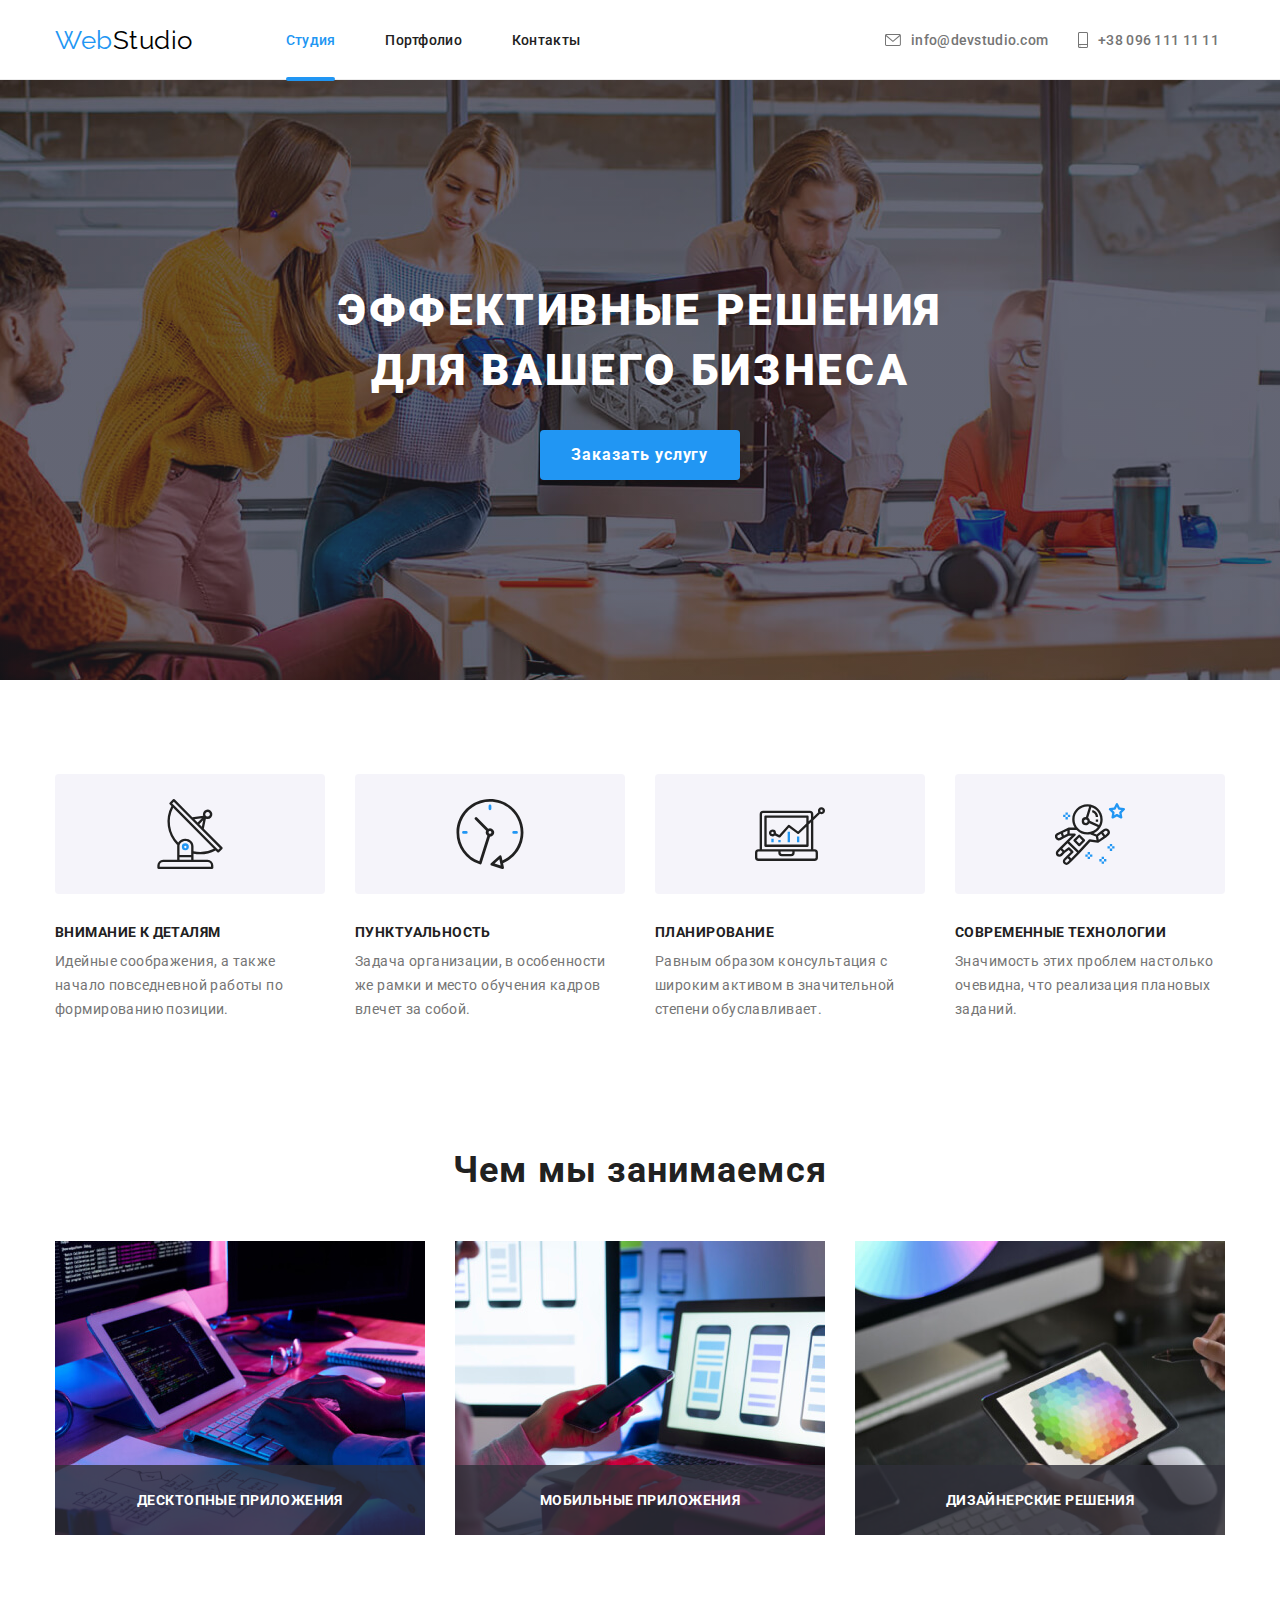
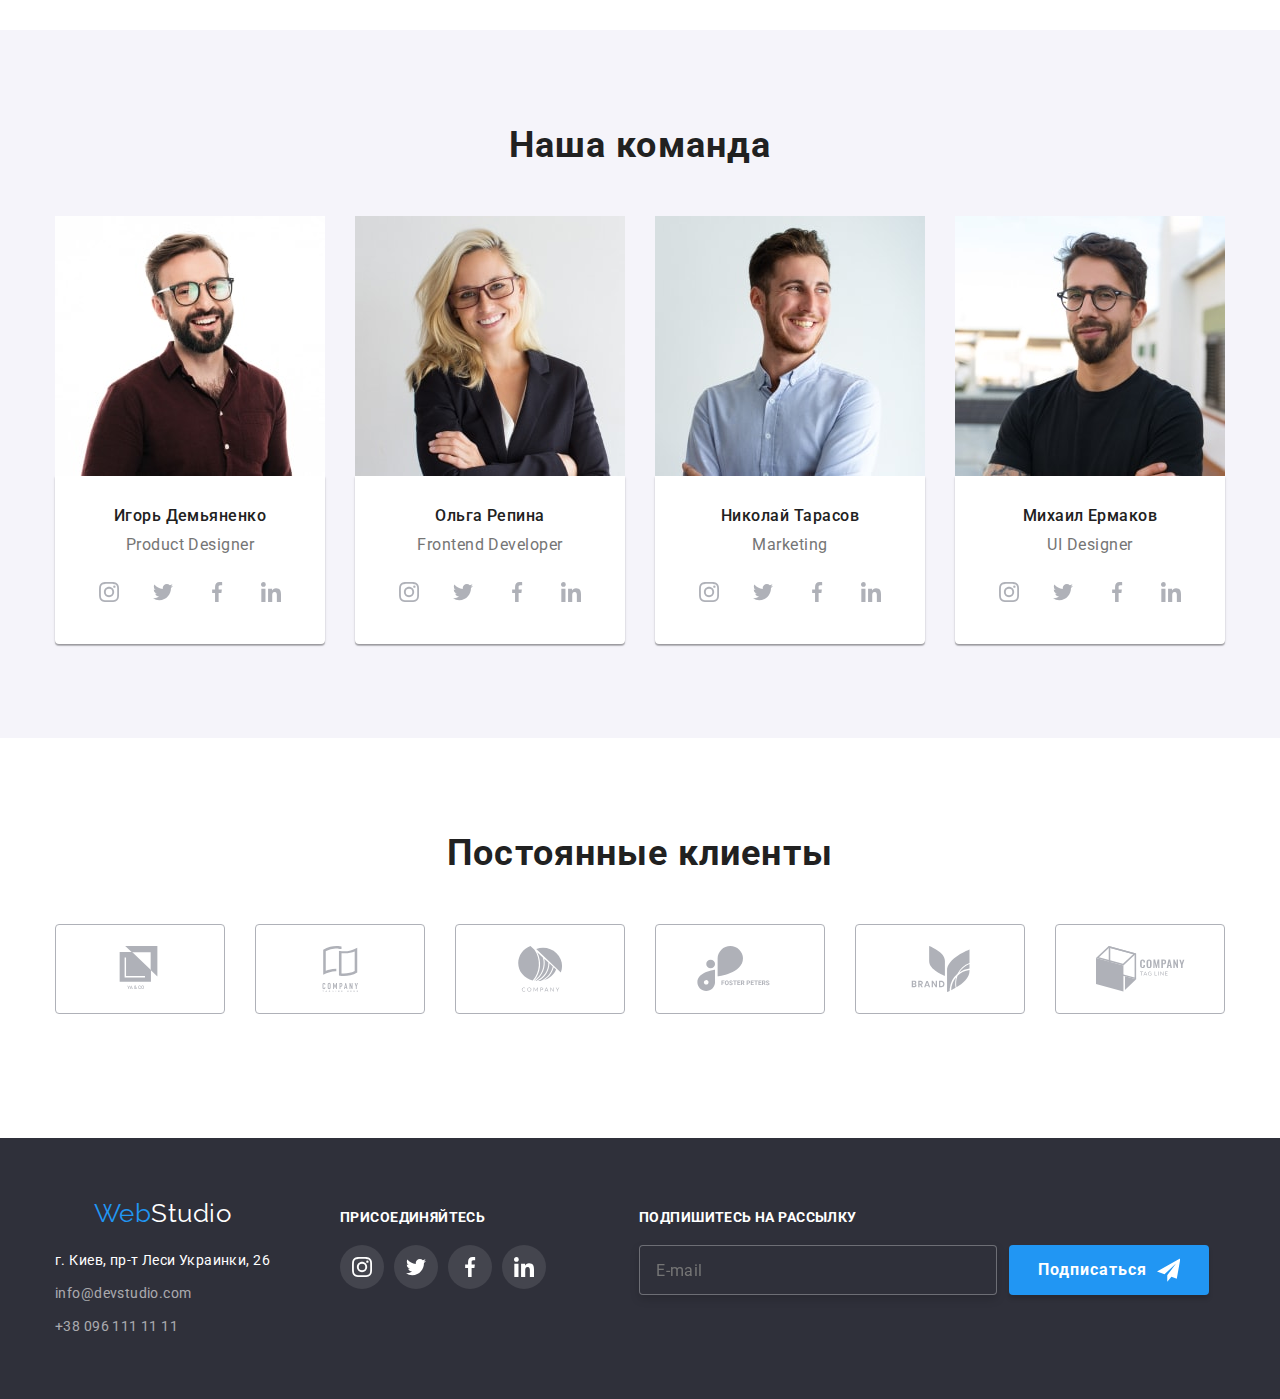
<file: index.html>
<!DOCTYPE html>
<html lang="ru">
    <head>
        <meta charset="UTF-8">
        <meta name="viewport" content="width=device-width, initial-scale=1.0">
        <title>Главная</title>
        <link rel="stylesheet" href="https://cdnjs.cloudflare.com/ajax/libs/modern-normalize/1.0.0/modern-normalize.css">
        <link rel="stylesheet" href="https://fonts.googleapis.com/css2?family=Raleway:wght@700&family=Roboto:wght@400;500;700;900&display=swap">
        <link rel="stylesheet" href="css/main.min.css">
        <link rel="stylesheet" href="https://cdnjs.cloudflare.com/ajax/libs/animate.css/4.1.1/animate.min.css"/>
    </head>
    <body class="body">
        <!-- Шапка сайта -->
        <header class="header">
            <div class="container">
                <a class="logo link" href="./index.html" aria-label="логотип WebStudio">Web<span class="logo-text-header">Studio</span></a>
                <button type="button" class="menu-button" aria-expanded="false" aria-controls="menu-container" data-menu-button>
                    <svg width="40" height="40" aria-label="Переключатель мобильного меню">
                        <use class="icon-close" href="./images/sprite-menu.svg#icon-close_40px"></use>
                        <use class="icon-menu" href="./images/sprite-menu.svg#icon-menu_40px"></use>
                    </svg>
                </button>
                <div class="menu-container" id="menu-container" data-menu>
                    <nav class="navigation">
                        <ul class="navigation-list list">
                            <li class="navigation-list-item">
                                <a class="navigation-list-link-color link underline" href="">Студия</a>
                            </li> 
                            <li class="navigation-list-item">
                                <a class="navigation-list-link link" href="./portfolio.html">Портфолио</a>
                            </li>
                            <li class="navigation-list-item">
                                <a class="navigation-list-link link" href="">Контакты</a>
                            </li>
                        </ul>
                    </nav>
                    <!-- Контакты  --> 
                    <address class="address">
                        <ul class="address-link list">
                            <li class="address-item">
                                <a class="address-item-link link" href="mailto:info@devstudio.com">
                                    <svg class="icon-envelope">
                                        <use href="./images/sprite.svg#icon-envelope"></use>
                                    </svg>
                                    info@devstudio.com
                                </a>
                            </li>
                            <li class="address-item">
                                <a class="address-item-link link" href="tel:+380961111111">
                                    <svg class="icon-smartphone">
                                        <use href="./images/sprite.svg#icon-smartphone"></use>
                                    </svg>
                                    +38 096 111 11 11
                                </a>
                            </li>
                        </ul>
                    </address> 
                </div>    
            </div>   
        </header> 

        <main>
            <!-- HERO --> 
            <section class="hero">
                <div class="container">
                    <h1 class="hero-subtitle">Эффективные решения для вашего бизнеса</h1>
                    <button class="model-btn" type="button" data-modal-open>Заказать услугу</button>
                </div>
            </section>
            <!-- Особенности -->
            <section class="features-section">
                <div class="container">
                    <h2 hidden>Особенности</h2>
                    <ul class="features-list list">
                        <li class="features-list-item icon-antenna">
                            <h3 class="features-subtitle">Внимание к деталям</h3>
                            <p class="features-text">Идейные соображения, а также начало повседневной работы по формированию позиции.</p>
                        </li>
                        <li class="features-list-item icon-clock">
                            <h3 class="features-subtitle">Пунктуальность</h3>
                            <p class="features-text">Задача организации, в особенности же рамки и место обучения кадров влечет за собой.</p>
                        </li>
                        <li class="features-list-item icon-diagram">
                            <h3 class="features-subtitle">Планирование</h3>
                            <p class="features-text">Равным образом консультация с широким активом в значительной степени обуславливает.</p>
                        </li>
                        <li class="features-list-item icon-austronaut">
                            <h3 class="features-subtitle">Современные технологии</h3>
                            <p class="features-text">Значимость этих проблем настолько очевидна, что реализация плановых заданий.</p>
                        </li>
                    </ul>
                </div>
            </section>
            <!-- Галерея работ -->
            <section class="gallery-section">
                <div class="container">
                    <h2 class="title">Чем мы занимаемся</h2>
                    <ul class="gallery-list list">
                        <li class="gallery-list-item">
                            <div class="gallery-list-img-wrapper">
                                <picture>
                                    <!-- <source srcset="./images/gallery/picture1.jpg.webp 1x, ./images/gallery/picture1.jpg@2x.webp 2x" media="(min-width: 1200px)"
                                    type="image/webp"> -->
                                    <source srcset="./images/gallery/picture1.jpg 1x, ./images/gallery/picture1@2x.jpg 2x" media="(min-width: 1200px)">
                                    <img srcset="./images/gallery/picture1.jpg 1x, ./images/gallery/picture1@2x.jpg 2x" class="gallery-img" src="./images/gallery/picture1.jpg" alt="Человек набирает текст на клавиатуре">
                                </picture>
                                <p class="overlay-gallery">Десктопные приложения</p>
                            </div>
                        </li>
                        <li class="gallery-list-item">
                            <div class="gallery-list-img-wrapper">
                                <picture>
                                    <!-- <source srcset="./images/gallery/picture2.jpg.webp 1x, ./images/gallery/picture2.jpg@2x.webp 2x" media="(min-width: 1200px)"
                                    type="image/webp"> -->
                                    <source srcset="./images/gallery/picture2.jpg 1x, ./images/gallery/picture2@2x.jpg 2x" media="(min-width: 1200px)">
                                    <img srcset="./images/gallery/picture2.jpg 1x, ./images/gallery/picture2@2x.jpg 2x" class="gallery-img" src="./images/gallery/picture2.jpg" alt="Человек держит мобильный телефон перед монитором ноутбука">
                                    </picture>
                                <p class="overlay-gallery">Мобильные приложения</p>
                            </div>
                        </li>
                        <li class="gallery-list-item">
                            <div class="gallery-list-img-wrapper">
                                <picture>
                                    <!-- <source srcset="./images/gallery/picture3.jpg.webp 1x, ./images/gallery/picture3.jpg@2x.webp 2x" media="(min-width: 1200px)"
                                    type="image/webp"> -->
                                    <source srcset="./images/gallery/picture3.jpg 1x, ./images/gallery/picture3@2x.jpg 2x" media="(min-width: 1200px)">
                                    <img srcset="./images/gallery/picture3.jpg 1x, ./images/gallery/picture3@2x.jpg 2x" class="gallery-img" src="./images/gallery/picture3.jpg" alt="Человек держит планшет перед монитором компьютера">
                                    </picture>
                                <p class="overlay-gallery">Дизайнерские решения</p>
                            </div>
                        </li>
                    </ul>
                </div>
            </section>
            <!-- Наша команда -->
            <section class="team-section">
                <div class="container">
                    <h2 class="title">Наша команда</h2>
                    <ul class="team-list list">
                        <li class="team-item">
                            <picture>
                                <!-- <source srcset="./images/team/desktop-demyanenko.webp 1x, ./images/team/desktop-demyanenko@2x.webp 2x" media="(min-width: 1200px)"
                                type="image/webp"> -->
                                <source srcset="./images/team/desktop-demyanenko.jpg 1x, ./images/team/desktop-demyanenko@2x.jpg 2x" media="(min-width: 1200px)">
                                <!-- <source srcset="./images/team/tablet-demyanenko.webp 1x, ./images/team/tablet-demyanenko@2x.webp 2x" media="(min-width: 768px)"
                                type="image/webp">  -->
                                <source srcset="./images/team/tablet-demyanenko.jpg 1x, ./images/team/tablet-demyanenko@2x.jpg 2x" media="(min-width: 768px)">
                                <!-- <source srcset="./images/team/mobile-demyanenko.webp 1x, ./images/team/mobile-demyanenko@2x.webp 2x" media="(min-width: 320px)"
                                type="image/webp"> -->
                                <source srcset="./images/team/mobile-demyanenko.jpg 1x, ./images/team/mobile-demyanenko@2x.jpg 2x" media="(min-width: 320px)">
                                <img srcset="./images/team/mobile-demyanenko.jpg 1x, ./images/team/mobile-demyanenko@2x.jpg 2x" class="team-list-img" src="./images/team/mobile-demyanenko.jpg" alt="Фото Игорь Демьяненко">
                            </picture>
                            <div class="item-container">
                                <h3 class="team-list-name">Игорь Демьяненко</h3>
                                <p class="team-text" lang="en">Product Designer</p>
                                <ul class="social-list list">
                                    <li class="social-list-item">
                                        <a class="social-list-link-light" href="">
                                            <svg class="social-list-svg-light">
                                                <use href="./images/sprite.svg#icon-instagram"></use>
                                            </svg>
                                        </a>
                                    </li>
                                    <li class="social-list-item">
                                        <a class="social-list-link-light" href="">
                                            <svg class="social-list-svg-light">
                                                <use href="./images/sprite.svg#icon-twitter"></use>
                                            </svg>
                                        </a>
                                    </li>
                                    <li class="social-list-item">
                                        <a class="social-list-link-light" href="">
                                            <svg class="social-list-svg-light">
                                                <use href="./images/sprite.svg#icon-facebook"></use>
                                            </svg>
                                        </a>
                                    </li>
                                    <li class="social-list-item">
                                        <a class="social-list-link-light" href="">
                                            <svg class="social-list-svg-light">
                                                <use href="./images/sprite.svg#icon-linkedin"></use>
                                            </svg>
                                        </a>
                                    </li>
                                </ul>
                            </div>
                        </li>
                        <li class="team-item">
                            <picture>
                                <!-- <source srcset="./images/team/desktop-repina.webp 1x, ./images/team/desktop-repina@2x.webp 2x" media="(min-width: 1200px)"
                                type="image/webp"> -->
                                <source srcset="./images/team/desktop-repina.jpg 1x, ./images/team/desktop-repina@2x.jpg 2x" media="(min-width: 1200px)">
                                <!-- <source srcset="./images/team/tablet-repina.webp 1x, ./images/team/tablet-repina@2x.webp 2x" media="(min-width: 768px)"
                                type="image/webp">  -->
                                <source srcset="./images/team/tablet-repina.jpg 1x, ./images/team/tablet-repina@2x.jpg 2x" media="(min-width: 768px)">
                                <!-- <source srcset="./images/team/mobile-repina.webp 1x, ./images/team/mobile-repina@2x.webp 2x" media="(min-width: 320px)"
                                type="image/webp"> -->
                                <source srcset="./images/team/mobile-repina.jpg 1x, ./images/team/mobile-repina@2x.jpg 2x" media="(min-width: 320px)">
                                <img srcset="./images/team/mobile-repina.jpg 1x, ./images/team/mobile-repina@2x.jpg 2x" class="team-list-img" src="./images/team/mobile-repina.jpg" alt="Фото Ольга Репина">
                            </picture>
                            <div class="item-container"> 
                                <h3 class="team-list-name">Ольга Репина</h3>
                                <p class="team-text" lang="en">Frontend Developer</p>
                                <ul class="social-list list">
                                    <li class="social-list-item">
                                        <a class="social-list-link-light" href="">
                                            <svg class="social-list-svg-light">
                                                <use href="./images/sprite.svg#icon-instagram"></use>
                                            </svg>
                                        </a>
                                    </li>
                                    <li class="social-list-item">
                                        <a class="social-list-link-light" href="">
                                            <svg class="social-list-svg-light">
                                                <use href="./images/sprite.svg#icon-twitter"></use>
                                            </svg>
                                        </a>
                                    </li>
                                    <li class="social-list-item">
                                        <a class="social-list-link-light" href="">
                                            <svg class="social-list-svg-light">
                                                <use href="./images/sprite.svg#icon-facebook"></use>
                                            </svg>
                                        </a>
                                    </li>
                                    <li class="social-list-item">
                                        <a class="social-list-link-light" href="">
                                            <svg class="social-list-svg-light">
                                                <use href="./images/sprite.svg#icon-linkedin"></use>
                                            </svg>
                                        </a>
                                    </li>
                                </ul>
                            </div>
                        </li>
                        <li class="team-item">
                            <picture>
                                <!-- <source srcset="./images/team/desktop-tarasov.webp 1x, ./images/team/desktop-tarasov@2x.webp 2x" media="(min-width: 1200px)"
                                type="image/webp"> -->
                                <source srcset="./images/team/desktop-tarasov.jpg 1x, ./images/team/desktop-tarasov@2x.jpg 2x" media="(min-width: 1200px)">
                                <!-- <source srcset="./images/team/tablet-tarasov.webp 1x, ./images/team/tablet-tarasov@2x.webp 2x" media="(min-width: 768px)"
                                type="image/webp">  -->
                                <source srcset="./images/team/tablet-tarasov.jpg 1x, ./images/team/tablet-tarasov@2x.jpg 2x" media="(min-width: 768px)">
                                <!-- <source srcset="./images/team/mobile-tarasov.webp 1x, ./images/team/mobile-tarasov@2x.webp 2x" media="(min-width: 320px)"
                                type="image/webp"> -->
                                <source srcset="./images/team/mobile-tarasov.jpg 1x, ./images/team/mobile-tarasov@2x.jpg 2x" media="(min-width: 320px)">
                                <img srcset="./images/team/mobile-tarasov.jpg 1x, ./images/team/mobile-tarasov@2x.jpg 2x" class="team-list-img" src="./images/team/mobile-tarasov.jpg" alt="Фото Николай Тарасов">
                            </picture>
                            <div class="item-container">
                                <h3 class="team-list-name">Николай Тарасов</h3>
                                <p class="team-text" lang="en">Marketing</p>
                                <ul class="social-list list">
                                    <li class="social-list-item">
                                        <a class="social-list-link-light" href="">
                                            <svg class="social-list-svg-light">
                                                <use href="./images/sprite.svg#icon-instagram"></use>
                                            </svg>
                                        </a>
                                    </li>
                                    <li class="social-list-item">
                                        <a class="social-list-link-light" href="">
                                            <svg class="social-list-svg-light">
                                                <use href="./images/sprite.svg#icon-twitter"></use>
                                            </svg>
                                        </a>
                                    </li>
                                    <li class="social-list-item">
                                        <a class="social-list-link-light" href="">
                                            <svg class="social-list-svg-light">
                                                <use href="./images/sprite.svg#icon-facebook"></use>
                                            </svg>
                                        </a>
                                    </li>
                                    <li class="social-list-item">
                                        <a class="social-list-link-light" href="">
                                            <svg class="social-list-svg-light">
                                                <use href="./images/sprite.svg#icon-linkedin"></use>
                                            </svg>
                                        </a>
                                    </li>
                                </ul>
                            </div>
                        </li>
                        <li class="team-item">
                            <picture>
                                <!-- <source srcset="./images/team/desktop-ermakov.webp 1x, ./images/team/desktop-ermakov@2x.webp 2x" media="(min-width: 1200px)"
                                type="image/webp"> -->
                                <source srcset="./images/team/desktop-ermakov.jpg 1x, ./images/team/desktop-ermakov@2x.jpg 2x" media="(min-width: 1200px)">
                                <!-- <source srcset="./images/team/tablet-ermakov.webp 1x, ./images/team/tablet-ermakov@2x.webp 2x" media="(min-width: 768px)"
                                type="image/webp">  -->
                                <source srcset="./images/team/tablet-ermakov.jpg 1x, ./images/team/tablet-ermakov@2x.jpg 2x" media="(min-width: 768px)">
                                <!-- <source srcset="./images/team/mobile-ermakov.webp 1x, ./images/team/mobile-ermakov@2x.webp 2x" media="(min-width: 320px)"
                                type="image/webp"> -->
                                <source srcset="./images/team/mobile-ermakov.jpg 1x, ./images/team/mobile-ermakov@2x.jpg 2x" media="(min-width: 320px)">
                                <img srcset="./images/team/mobile-ermakov.jpg 1x, ./images/team/mobile-ermakov@2x.jpg 2x" class="team-list-img" src="./images/team/mobile-ermakov.jpg" alt="Фото Михаил Ермаков">
                            </picture>
                           <div class="item-container">
                                <h3 class="team-list-name">Михаил Ермаков</h3>
                                <p class="team-text" lang="en">UI Designer</p>
                                <ul class="social-list list">
                                    <li class="social-list-item">
                                        <a class="social-list-link-light" href="">
                                            <svg class="social-list-svg-light">
                                                <use href="./images/sprite.svg#icon-instagram"></use>
                                            </svg>
                                        </a>
                                    </li>
                                    <li class="social-list-item">
                                        <a class="social-list-link-light" href="">
                                            <svg class="social-list-svg-light">
                                                <use href="./images/sprite.svg#icon-twitter"></use>
                                            </svg>
                                        </a>
                                    </li>
                                    <li class="social-list-item">
                                        <a class="social-list-link-light" href="">
                                            <svg class="social-list-svg-light">
                                                <use href="./images/sprite.svg#icon-facebook"></use>
                                            </svg>
                                        </a>
                                    </li>
                                    <li class="social-list-item">
                                        <a class="social-list-link-light" href="">
                                            <svg class="social-list-svg-light">
                                                <use href="./images/sprite.svg#icon-linkedin"></use>
                                            </svg>
                                        </a>
                                    </li>
                                </ul>
                            </div>
                        </li>   
                    </ul>
                </div>
            </section>
            <!-- Клиенты -->
            <section class="customers">
                <div class="container">
                    <h2 class="title">Постоянные клиенты</h2>
                    <ul class="customers-list list">
                        <li class="customers-item">
                            <a class="customers-item-link" href="">
                                <svg class="logo-list-svg">
                                    <use href="./images/sprite.svg#icon-logo1"></use>
                                </svg>
                            </a>
                        </li>
                        <li class="customers-item">
                            <a class="customers-item-link" href="">
                                <svg class="logo-list-svg">
                                    <use href="./images/sprite.svg#icon-logo2"></use>
                                </svg>
                            </a>
                        </li>
                        <li class="customers-item">
                            <a class="customers-item-link" href="">
                                <svg class="logo-list-svg">
                                    <use href="./images/sprite.svg#icon-logo3"></use>
                                </svg>
                            </a>
                        </li>
                        <li class="customers-item">
                            <a class="customers-item-link" href="">
                                <svg class="logo-list-svg">
                                    <use href="./images/sprite.svg#icon-logo4"></use>
                                </svg>
                            </a>
                        </li>
                        <li class="customers-item">
                            <a class="customers-item-link" href="">
                                <svg class="logo-list-svg">
                                    <use href="./images/sprite.svg#icon-logo5"></use>
                                </svg>
                            </a>
                        </li>
                        <li class="customers-item">
                            <a class="customers-item-link" href="">
                                <svg class="logo-list-svg">
                                    <use href="./images/sprite.svg#icon-logo6"></use>
                                </svg>
                            </a>
                        </li>
                    </ul>
                </div>
            </section>            
        </main> 
        <!-- Подвал -->        
        <footer class="footer">
            <div class="container">
                <div class="footer-left-part">
                    <a class="logo link" href="./index.html" aria-label="логотип WebStudio">Web<span class="logo-white">Studio</span></a>
                    <address class="footer-address">
                        <ul class="footer-contacts footer-list address">
                            <li class="footer-item-address link">
                                <a class="footer-item-address-link link" href="https://goo.gl/maps/nuCdKgG8ZwwF333L9" target="_blank">г. Киев, пр-т Леси Украинки, 26</a>
                            </li>
                            <li class="footer-item">
                                <a class="footer-item-link link" href="mailto:info@devstudio.com">info@devstudio.com</a>
                            </li>
                            <li class="footer-item">
                                <a class="footer-item-link link" href="tel:+380961111111">+38 096 111 11 11</a>
                            </li>
                        </ul>
                    </address>
                </div>
                <div class="footer-right-part">
                    <h3 class="subtitle">присоединяйтесь</h3>
                    <ul class="footer-social-list list">
                        <li class="footer-social-list-item">
                            <a class="social-list-link-dark" href="">
                                <svg class="social-list-svg-dark">
                                    <use href="./images/sprite.svg#icon-instagram"></use>
                                </svg>
                            </a>
                        </li>
                        <li class="social-list-item">
                            <a class="social-list-link-dark" href="">
                                <svg class="social-list-svg-dark">
                                    <use href="./images/sprite.svg#icon-twitter"></use>
                                </svg>
                            </a>
                        </li>
                        <li class="social-list-item">
                            <a class="social-list-link-dark" href="">
                                <svg class="social-list-svg-dark">
                                    <use href="./images/sprite.svg#icon-facebook"></use>
                                </svg>
                            </a>
                        </li>
                        <li class="social-list-item">
                            <a class="social-list-link-dark" href="">
                                <svg class="social-list-svg-dark">
                                    <use href="./images/sprite.svg#icon-linkedin"></use>
                                </svg>
                            </a>
                        </li>
                    </ul>
                </div>
                <form action="#" method="GET" class="subscription-form">
                    <h3 class="subtitle">Подпишитесь на рассылку</h3>
                    <div class="subscription-input">
                        <input type="email" class="subscription-form_input" name="user-email-for-subscription" id="user-email-for-subscription" placeholder="E-mail" required>
                        <button type="submit" class="subscription-form-btn"> Подписаться
                            <svg class="social-svg">
                                <use href="./images/sprite.svg#icon-telegram"></use>
                            </svg>
                        </button>
                    </div>
                </form>
            </div>
        </footer>
        <div class="backdrop is-hidden" data-modal>
            <div class="modal animate__bounceIn">
                <button type="button" class="close-btn" data-modal-close>
                    <svg class="button-close-svg">
                        <use href="./images/sprite.svg#icon-close"></use>
                    </svg>
                </button>
                <form action="#" method="GET" class="contact-form">
                    <h3 class="modal-subtitle">Оставьте свои данные, мы вам перезвоним</h3>
                    <label class="modal-paragraph" for="user-name">
                        Имя
                        <span class="modal-paragraph-wrapper">
                            <input type="text" class="contact-form_input" name="user-name" id="user-name" required>
                            <svg width="12" height="12" class="modal-svg">
                                <use href="./images/sprite.svg#icon-man"></use>
                            </svg>
                        </span>
                    </label> 
                    <label class="modal-paragraph" for="user-phone">
                        Телефон
                        <span class="modal-paragraph-wrapper">
                            <input type="tel" class="contact-form_input" name="user-phone" id="user-phone" required>
                            <svg width="13" height="13" class="modal-svg">
                                <use href="./images/sprite.svg#icon-tel"></use>
                            </svg>
                        </span>
                    </label> 
                    <label class="modal-paragraph" for="user-email">
                        Почта
                        <span class="modal-paragraph-wrapper">
                            <input type="email" class="contact-form_input" name="user-email" id="user-email" required>
                            <svg width="15" height="12" class="modal-svg">
                                <use href="./images/sprite.svg#icon-mail"></use>
                            </svg>
                        </span>
                    </label>
                    <h4 class="contact-form_group-title">Комментарий</h4> 
                    <textarea name="user-message" class="contact-form_message" placeholder="Введите текст"></textarea>
                    <input type="checkbox" class="contact-form_radio visually-hidden" name="check-policy" value="accapt-policy" id="check-policy">
                    <label class="checkbox-text" for="check-policy">Соглашаюсь с рассылкой и принимаю &nbsp;<a class="checkbox-link" href="#">Условия договора</a></label>
                    <div class="btn-wrapper"> 
                        <button type="submit" class="contact-form-btn">Отправить</button>
                    </div>
                </form>
            </div>
        </div>
        <script src="./js/modal.js"></script> 
        <script src="./js/mobile-menu.js"></script>
    </body>
</html>
</file>
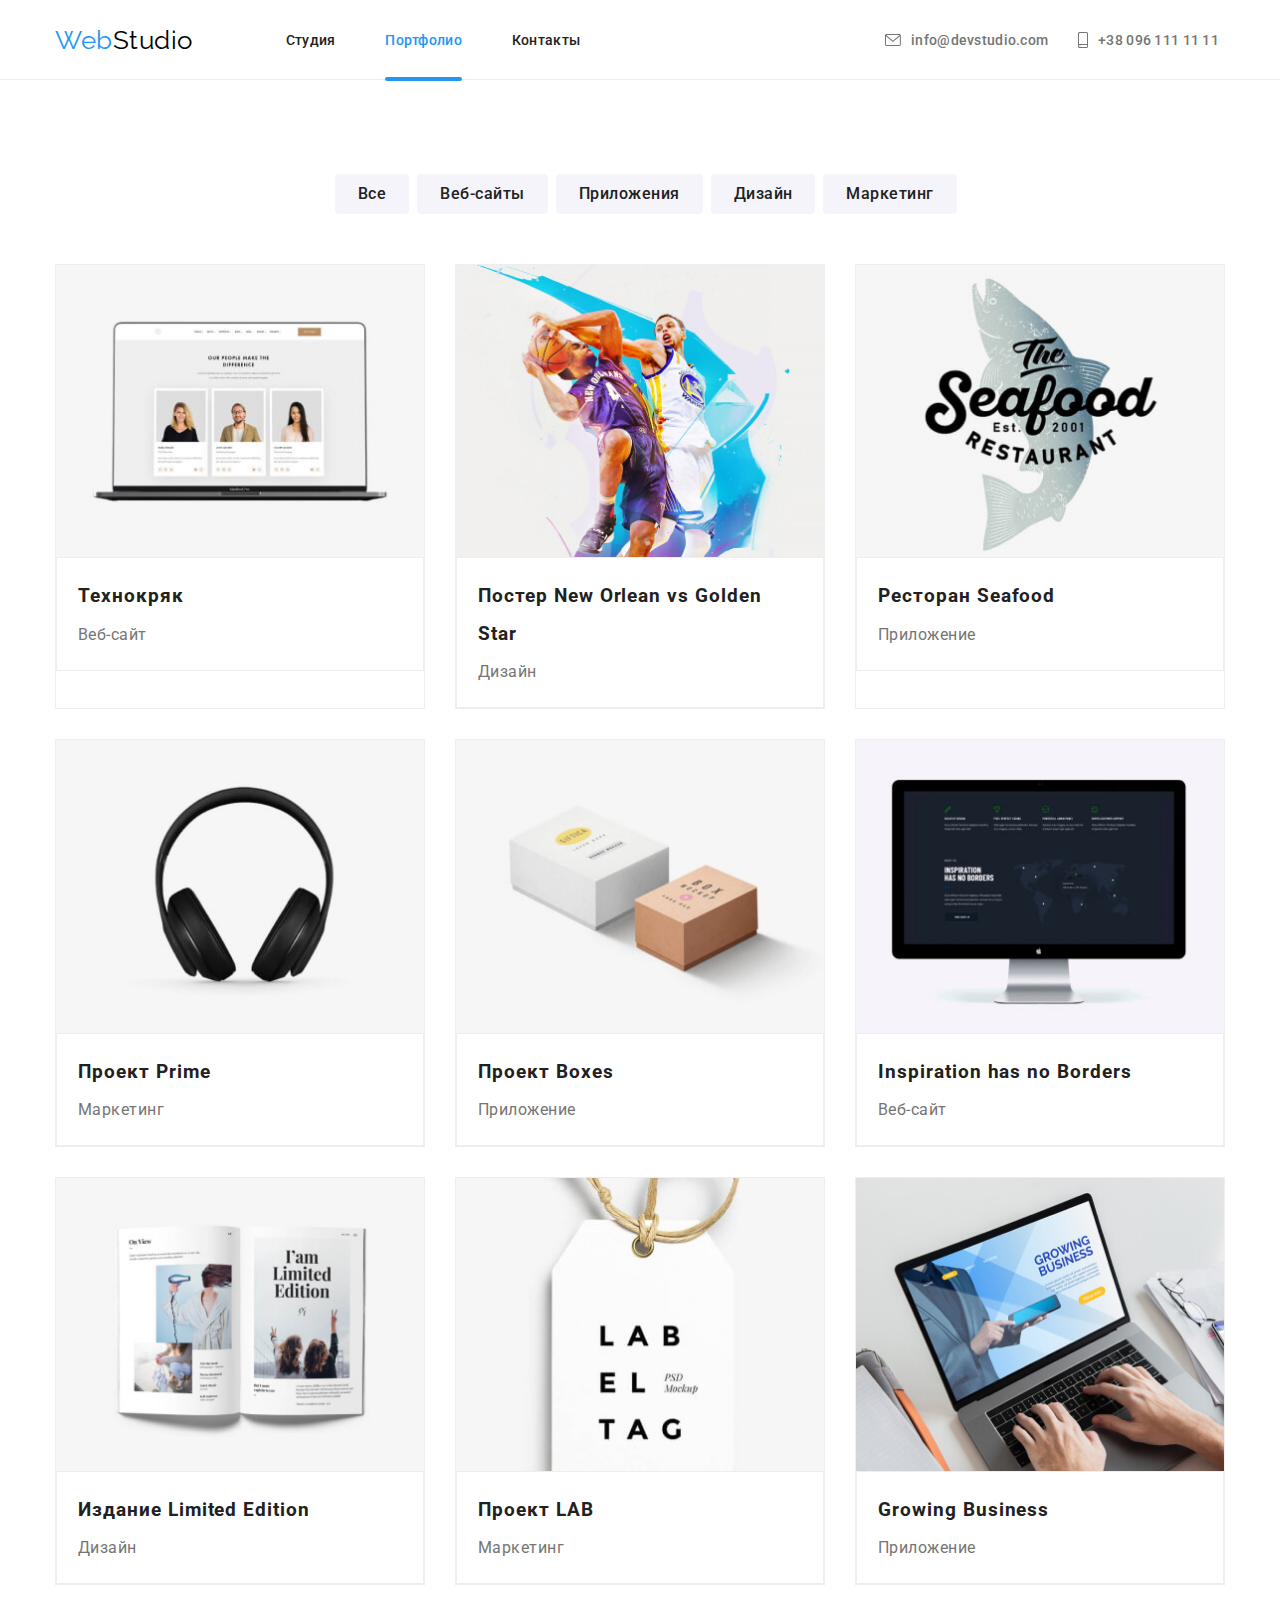
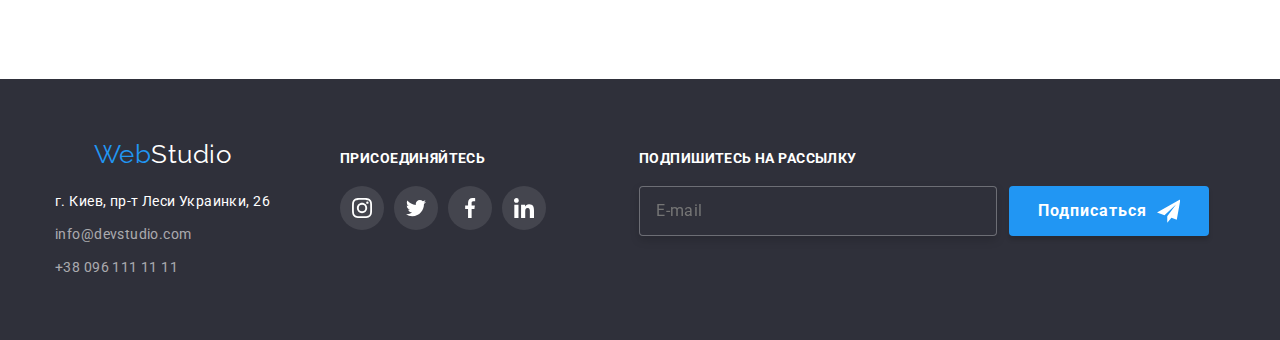
<file: portfolio.html>
<!DOCTYPE html>
<html lang="ru">
<head>
    <meta charset="UTF-8">
    <meta name="viewport" content="width=device-width, initial-scale=1.0">
    <title>Портфолио</title>
    <link rel="stylesheet" href="https://cdnjs.cloudflare.com/ajax/libs/modern-normalize/1.0.0/modern-normalize.css">
    <link rel="stylesheet" href="https://fonts.googleapis.com/css2?family=Raleway:wght@700&family=Roboto:wght@400;500;700;900&display=swap">
    <link rel="stylesheet" href="./css/portfolio.min.css">
</head>

<body class="body">
    <!-- Шапка сайта -->
    <header class="header">
        <div class="container">
            <a class="logo link" href="./index.html" aria-label="логотип WebStudio">Web<span class="logo-text-header">Studio</span></a>
            <button type="button" class="menu-button" aria-expanded="false" aria-controls="menu-container" data-menu-button>
                <svg width="40" height="40" aria-label="Переключатель мобильного меню">
                    <use class="icon-close" href="./images/sprite-menu.svg#icon-close_40px"></use>
                    <use class="icon-menu" href="./images/sprite-menu.svg#icon-menu_40px"></use>
                </svg>
            </button>
            <div class="menu-container" id="menu-container" data-menu>
                <nav class="navigation">
                    <ul class="navigation-list list">
                        <li class="navigation-list-item">
                            <a class="navigation-list-link link" href="./index.html">Студия</a>
                        </li> 
                        <li class="navigation-list-item">
                            <a class="navigation-list-link-color link underline" href="">Портфолио</a>
                        </li>
                        <li class="navigation-list-item">
                            <a class="navigation-list-link link" href="">Контакты</a>
                        </li>
                    </ul>
                </nav>
                <!-- Контакты -->
                <address class="address">
                    <ul class="address-link list">
                        <li class="address-item">
                            <a class="address-item-link link" href="mailto:info@devstudio.com">
                                <svg class="icon-envelope">
                                    <use href="./images/sprite.svg#icon-envelope"></use>
                                </svg>
                                info@devstudio.com
                            </a>
                        </li>
                        <li class="address-item">
                            <a class="address-item-link link" href="tel:+380961111111">
                                <svg class="icon-smartphone">
                                    <use href="./images/sprite.svg#icon-smartphone"></use>
                                </svg>
                                +38 096 111 11 11
                            </a>
                        </li>
                    </ul>
                </address>
            </div>
        </div>
    </header>
    <!-- Все -->
    <main>
        <!-- Шапка галереи -->
        <section class="portfolio-section">
            <div class="container">
                <h1 hidden>Веб-студия</h1>
                <ul class="portfolio-list list">
                    <li class="portfolio-item">
                        <button class="portfolio-model-btn" type="button">Все</button>
                    </li>
                    <li class="portfolio-item">
                        <button class="portfolio-model-btn" type="button">Веб-сайты</button>
                    </li>
                    <li class="portfolio-item">
                        <button class="portfolio-model-btn" type="button">Приложения</button>
                    </li>
                    <li class="portfolio-item">
                        <button class="portfolio-model-btn" type="button">Дизайн</button>
                    </li>
                    <li class="portfolio-item">
                        <button class="portfolio-model-btn" type="button">Маркетинг</button>
                    </li>
                </ul>
                <!-- Галерея -->
                <h2 class="visually-hidden">Site</h2>
                <ul class="gallery-portfolio-list list">
                    <li class="gallery-portfolio-item">
                        <a class="gallery-portfolio-link link" href="">
                            <div class="gallery-portfolio-img-wrapper">
                                <picture>
                                    <!-- <source srcset="./images/portfolio/box1-desktop.webp 1x, ./images/portfolio/box1-desktop@2x.webp 2x" media="(min-width: 1200px)"
                                    type="image/webp"> -->
                                    <source srcset="./images/portfolio/box1-desktop.jpg 1x, ./images/portfolio/box1-desktop@2x.jpg 2x" media="(min-width: 1200px)">
                                    <!-- <source srcset="./images/portfolio/box1-tablet.webp 1x, ./images/portfolio/box1-tablet@2x.webp 2x" media="(min-width: 768px)"
                                    type="image/webp">  -->
                                    <source srcset="./images/portfolio/box1-tablet.jpg 1x, ./images/portfolio/box1-tablet@2x.jpg 2x" media="(min-width: 768px)">
                                    <!-- <source srcset="./images/portfolio/box1-mobile.webp 1x, ./images/portfolio/box1-mobile@2x.webp 2x" media="(min-width: 320px)"
                                    type="image/webp"> -->
                                    <source srcset="./images/portfolio/box1-mobile.jpg 1x, ./images/portfolio/box1-mobile@2x.jpg 2x" media="(min-width: 320px)">
                                    <img srcset="./images/portfolio/box1-mobile.jpg 1x, ./images/portfolio/box1-mobile@2x.jpg 2x" class="gallery-portfolio-img" src="./images/portfolio/box1-mobile.jpg" alt="Три специалиста на экране ноутбука">
                                </picture>
                                <p class="overlay">
                                Технокряк это современная площадка распространения коронавируса. Компании используют эту платформу для цифрового шпионажа и атак на защищённые сервера конкурентов.
                                </p>
                            </div>
                            <div class="portfolio-container">
                                <h3 class="gallery-portfolio-subtitle">Технокряк</h3>
                                <p class="gallery-portfolio-text">Веб-сайт</p>
                            </div>
                        </a>
                    </li>
                    <li class="gallery-portfolio-item">
                        <a class="gallery-portfolio-link link" href="">
                            <div class="gallery-portfolio-img-wrapper">
                                <picture>
                                    <!-- <source srcset="./images/portfolio/box2-desktop.webp 1x, ./images/portfolio/box2-desktop@2x.webp 2x" media="(min-width: 1200px)"
                                    type="image/webp"> -->
                                    <source srcset="./images/portfolio/box2-desktop.jpg 1x, ./images/portfolio/box2-desktop@2x.jpg 2x" media="(min-width: 1200px)">
                                    <!-- <source srcset="./images/portfolio/box2-tablet.webp 1x, ./images/portfolio/box2-tablet@2x.webp 2x" media="(min-width: 768px)"
                                    type="image/webp">  -->
                                    <source srcset="./images/portfolio/box2-tablet.jpg 1x, ./images/portfolio/box2-tablet@2x.jpg 2x" media="(min-width: 768px)">
                                    <!-- <source srcset="./images/portfolio/box2-mobile.webp 1x, ./images/portfolio/box2-mobile@2x.webp 2x" media="(min-width: 320px)"
                                    type="image/webp"> -->
                                    <source srcset="./images/portfolio/box2-mobile.jpg 1x, ./images/portfolio/box2-mobile@2x.jpg 2x" media="(min-width: 320px)">
                                    <img srcset="./images/portfolio/box2-mobile.jpg 1x, ./images/portfolio/box2-mobile@2x.jpg 2x" class="gallery-portfolio-img" src="./images/portfolio/box2-mobile.jpg" alt="Постер New Orlean vs Golden Star">
                                </picture>
                                <p class="overlay"></p>
                            </div>
                            <div class="portfolio-container">
                                <h3 class="gallery-portfolio-subtitle">Постер New Orlean vs Golden Star</h3>
                                <p class="gallery-portfolio-text">Дизайн</p>
                            </div>
                        </a>
                    </li>
                    <li class="gallery-portfolio-item">
                        <a class="gallery-portfolio-link link" href="">
                            <div class="gallery-portfolio-img-wrapper">
                                <picture>
                                    <!-- <source srcset="./images/portfolio/box3-desktop.webp 1x, ./images/portfolio/box3-desktop@2x.webp 2x" media="(min-width: 1200px)"
                                    type="image/webp"> -->
                                    <source srcset="./images/portfolio/box3-desktop.jpg 1x, ./images/portfolio/box3-desktop@2x.jpg 2x" media="(min-width: 1200px)">
                                    <!-- <source srcset="./images/portfolio/box3-tablet.webp 1x, ./images/portfolio/box3-tablet@2x.webp 2x" media="(min-width: 768px)"
                                    type="image/webp">  -->
                                    <source srcset="./images/portfolio/box3-tablet.jpg 1x, ./images/portfolio/box3-tablet@2x.jpg 2x" media="(min-width: 768px)">
                                    <!-- <source srcset="./images/portfolio/box3-mobile.webp 1x, ./images/portfolio/box3-mobile@2x.webp 2x" media="(min-width: 320px)"
                                    type="image/webp"> -->
                                    <source srcset="./images/portfolio/box3-mobile.jpg 1x, ./images/portfolio/box3-mobile@2x.jpg 2x" media="(min-width: 320px)">
                                    <img srcset="./images/portfolio/box3-mobile.jpg 1x, ./images/portfolio/box3-mobile@2x.jpg 2x" class="gallery-portfolio-img" src="./images/portfolio/box3-mobile.jpg" alt="Логотип ресторана Seafood">
                                </picture>
                                <p class="overlay"></p>
                            </div>
                            <div class="portfolio-container">
                                <h3 class="gallery-portfolio-subtitle">Ресторан Seafood</h3>
                                <p class="gallery-portfolio-text">Приложение</p>
                            </div>    
                        </a>
                    </li>
                    <li class="gallery-portfolio-item">
                        <a class="gallery-portfolio-link link" href="">
                            <div class="gallery-portfolio-img-wrapper">
                                <picture>
                                    <!-- <source srcset="./images/portfolio/box4-desktop.webp 1x, ./images/portfolio/box4-desktop@2x.webp 2x" media="(min-width: 1200px)"
                                    type="image/webp"> -->
                                    <source srcset="./images/portfolio/box4-desktop.jpg 1x, ./images/portfolio/box4-desktop@2x.jpg 2x" media="(min-width: 1200px)">
                                    <!-- <source srcset="./images/portfolio/box4-tablet.webp 1x, ./images/portfolio/box4-tablet@2x.webp 2x" media="(min-width: 768px)"
                                    type="image/webp">  -->
                                    <source srcset="./images/portfolio/box4-tablet.jpg 1x, ./images/portfolio/box4-tablet@2x.jpg 2x" media="(min-width: 768px)">
                                    <!-- <source srcset="./images/portfolio/box4-mobile.webp 1x, ./images/portfolio/box4-mobile@2x.webp 2x" media="(min-width: 320px)"
                                    type="image/webp"> -->
                                    <source srcset="./images/portfolio/box4-mobile.jpg 1x, ./images/portfolio/box4-mobile@2x.jpg 2x" media="(min-width: 320px)">
                                    <img srcset="./images/portfolio/box4-mobile.jpg 1x, ./images/portfolio/box4-mobile@2x.jpg 2x" class="gallery-portfolio-img" src="./images/portfolio/box4-mobile.jpg" alt="Наушники">
                                </picture>
                                <p class="overlay"></p>
                            </div>
                            <div class="portfolio-container">
                                <h3 class="gallery-portfolio-subtitle">Проект Prime</h3>
                                <p class="gallery-portfolio-text">Маркетинг</p>
                            </div>    
                        </a>
                    </li>
                    <li class="gallery-portfolio-item">
                        <a class="gallery-portfolio-link link" href="">
                            <div class="gallery-portfolio-img-wrapper">
                                <picture>
                                    <!-- <source srcset="./images/portfolio/box5-desktop.webp 1x, ./images/portfolio/box5-desktop@2x.webp 2x" media="(min-width: 1200px)"
                                    type="image/webp"> -->
                                    <source srcset="./images/portfolio/box5-desktop.jpg 1x, ./images/portfolio/box5-desktop@2x.jpg 2x" media="(min-width: 1200px)">
                                    <!-- <source srcset="./images/portfolio/box5-tablet.webp 1x, ./images/portfolio/box5-tablet@2x.webp 2x" media="(min-width: 768px)"
                                    type="image/webp">  -->
                                    <source srcset="./images/portfolio/box5-tablet.jpg 1x, ./images/portfolio/box5-tablet@2x.jpg 2x" media="(min-width: 768px)">
                                    <!-- <source srcset="./images/portfolio/box5-mobile.webp 1x, ./images/portfolio/box5-mobile@2x.webp 2x" media="(min-width: 320px)"
                                    type="image/webp"> -->
                                    <source srcset="./images/portfolio/box5-mobile.jpg 1x, ./images/portfolio/box5-mobile@2x.jpg 2x" media="(min-width: 320px)">
                                    <img srcset="./images/portfolio/box5-mobile.jpg 1x, ./images/portfolio/box5-mobile@2x.jpg 2x" class="gallery-portfolio-img" src="./images/portfolio/box5-mobile.jpg" alt="Белая и бежевая коробки">
                                </picture>
                                <p class="overlay"></p>
                            </div>
                            <div class="portfolio-container">
                                <h3 class="gallery-portfolio-subtitle">Проект Boxes</h3>
                                <p class="gallery-portfolio-text">Приложение</p>
                            </div>    
                        </a>
                    </li>
                    <li class="gallery-portfolio-item">
                        <a class="gallery-portfolio-link link" href="">
                            <div class="gallery-portfolio-img-wrapper">
                                <picture>
                                    <!-- <source srcset="./images/portfolio/box6-desktop.webp 1x, ./images/portfolio/box6-desktop@2x.webp 2x" media="(min-width: 1200px)"
                                    type="image/webp"> -->
                                    <source srcset="./images/portfolio/box6-desktop.jpg 1x, ./images/portfolio/box6-desktop@2x.jpg 2x" media="(min-width: 1200px)">
                                    <!-- <source srcset="./images/portfolio/box6-tablet.webp 1x, ./images/portfolio/box6-tablet@2x.webp 2x" media="(min-width: 768px)"
                                    type="image/webp">  -->
                                    <source srcset="./images/portfolio/box6-tablet.jpg 1x, ./images/portfolio/box6-tablet@2x.jpg 2x" media="(min-width: 768px)">
                                    <!-- <source srcset="./images/portfolio/box6-mobile.webp 1x, ./images/portfolio/box6-mobile@2x.webp 2x" media="(min-width: 320px)"
                                    type="image/webp"> -->
                                    <source srcset="./images/portfolio/box6-mobile.jpg 1x, ./images/portfolio/box6-mobile@2x.jpg 2x" media="(min-width: 320px)">
                                    <img srcset="./images/portfolio/box6-mobile.jpg 1x, ./images/portfolio/box6-mobile@2x.jpg 2x" class="gallery-portfolio-img" src="./images/portfolio/box6-mobile.jpg" alt="Включенный монитор компьютера">
                                </picture>
                                <p class="overlay"></p>
                            </div>
                            <div class="portfolio-container">
                                <h3 class="gallery-portfolio-subtitle" lang="en">Inspiration has no Borders</h3>
                                <p class="gallery-portfolio-text">Веб-сайт</p>
                            </div>    
                        </a>
                    </li>
                    <li class="gallery-portfolio-item">
                        <a class="gallery-portfolio-link link" href="">
                            <div class="gallery-portfolio-img-wrapper">
                                <picture>
                                    <!-- <source srcset="./images/portfolio/box7-desktop.webp 1x, ./images/portfolio/box7-desktop@2x.webp 2x" media="(min-width: 1200px)"
                                    type="image/webp"> -->
                                    <source srcset="./images/portfolio/box7-desktop.jpg 1x, ./images/portfolio/box7-desktop@2x.jpg 2x" media="(min-width: 1200px)">
                                    <!-- <source srcset="./images/portfolio/box7-tablet.webp 1x, ./images/portfolio/box7-tablet@2x.webp 2x" media="(min-width: 768px)"
                                    type="image/webp">  -->
                                    <source srcset="./images/portfolio/box7-tablet.jpg 1x, ./images/portfolio/box7-tablet@2x.jpg 2x" media="(min-width: 768px)">
                                    <!-- <source srcset="./images/portfolio/box7-mobile.webp 1x, ./images/portfolio/box7-mobile@2x.webp 2x" media="(min-width: 320px)"
                                    type="image/webp"> -->
                                    <source srcset="./images/portfolio/box7-mobile.jpg 1x, ./images/portfolio/box7-mobile@2x.jpg 2x" media="(min-width: 320px)">
                                    <img srcset="./images/portfolio/box7-mobile.jpg 1x, ./images/portfolio/box7-mobile@2x.jpg 2x" class="gallery-portfolio-img" src="./images/portfolio/box7-mobile.jpg" alt="Раскрытый журнал">
                                </picture>
                                <p class="overlay"></p>
                            </div>
                            <div class="portfolio-container">
                                <h3 class="gallery-portfolio-subtitle">Издание Limited Edition</h3>
                                <p class="gallery-portfolio-text">Дизайн</p> 
                            </div>    
                        </a> 
                    </li>
                    <li class="gallery-portfolio-item">
                        <a class="gallery-portfolio-link link" href="">
                            <div class="gallery-portfolio-img-wrapper">
                                <picture>
                                    <!-- <source srcset="./images/portfolio/box8-desktop.webp 1x, ./images/portfolio/box8-desktop@2x.webp 2x" media="(min-width: 1200px)"
                                    type="image/webp"> -->
                                    <source srcset="./images/portfolio/box8-desktop.jpg 1x, ./images/portfolio/box8-desktop@2x.jpg 2x" media="(min-width: 1200px)">
                                    <!-- <source srcset="./images/portfolio/box8-tablet.webp 1x, ./images/portfolio/box8-tablet@2x.webp 2x" media="(min-width: 768px)"
                                    type="image/webp">  -->
                                    <source srcset="./images/portfolio/box8-tablet.jpg 1x, ./images/portfolio/box8-tablet@2x.jpg 2x" media="(min-width: 768px)">
                                    <!-- <source srcset="./images/portfolio/box8-mobile.webp 1x, ./images/portfolio/box8-mobile@2x.webp 2x" media="(min-width: 320px)"
                                    type="image/webp"> -->
                                    <source srcset="./images/portfolio/box8-mobile.jpg 1x, ./images/portfolio/box8-mobile@2x.jpg 2x" media="(min-width: 320px)">
                                    <img srcset="./images/portfolio/box8-mobile.jpg 1x, ./images/portfolio/box8-mobile@2x.jpg 2x" class="gallery-portfolio-img" src="./images/portfolio/box8-mobile.jpg" alt="Бирка">
                                </picture>
                                <p class="overlay"></p>
                            </div>
                            <div class="portfolio-container">
                                <h3 class="gallery-portfolio-subtitle">Проект LAB</h3>
                                <p class="gallery-portfolio-text">Маркетинг</p>
                            </div>    
                        </a>
                    </li>
                    <li class="gallery-portfolio-item">
                        <a class="gallery-portfolio-link link" href="">
                            <div class="gallery-portfolio-img-wrapper">
                                <picture>
                                    <!-- <source srcset="./images/portfolio/box9-desktop.webp 1x, ./images/portfolio/box9-desktop@2x.webp 2x" media="(min-width: 1200px)"
                                    type="image/webp"> -->
                                    <source srcset="./images/portfolio/box9-desktop.jpg 1x, ./images/portfolio/box9-desktop@2x.jpg 2x" media="(min-width: 1200px)">
                                    <!-- <source srcset="./images/portfolio/box9-tablet.webp 1x, ./images/portfolio/box9-tablet@2x.webp 2x" media="(min-width: 768px)"
                                    type="image/webp">  -->
                                    <source srcset="./images/portfolio/box9-tablet.jpg 1x, ./images/portfolio/box9-tablet@2x.jpg 2x" media="(min-width: 768px)">
                                    <!-- <source srcset="./images/portfolio/box9-mobile.webp 1x, ./images/portfolio/box9-mobile@2x.webp 2x" media="(min-width: 320px)"
                                    type="image/webp"> -->
                                    <source srcset="./images/portfolio/box9-mobile.jpg 1x, ./images/portfolio/box9-mobile@2x.jpg 2x" media="(min-width: 320px)">
                                    <img srcset="./images/portfolio/box9-mobile.jpg 1x, ./images/portfolio/box9-mobile@2x.jpg 2x" class="gallery-portfolio-img" src="./images/portfolio/box8-mobile.jpg" alt="Человек работает с ноутбуком">
                                </picture>
                                <p class="overlay"></p>
                            </div>
                            <div class="portfolio-container">
                                <h3 class="gallery-portfolio-subtitle" lang="en">Growing Business</h3>
                                <p class="gallery-portfolio-text">Приложение</p>
                            </div>
                        </a>
                    </li>
                </ul>
            </div>
        </section>
    </main>
    <!-- Подвал -->        
    <footer class="footer">
        <div class="container">
            <div class="footer-left-part">
                <a class="logo link" href="./index.html" aria-label="логотип WebStudio">Web<span class="logo-white">Studio</span></a>
                <address class="footer-address">
                    <ul class="footer-contacts footer-list address">
                        <li class="footer-item-address link">
                            <a class="footer-item-address-link link" href="https://goo.gl/maps/nuCdKgG8ZwwF333L9" target="_blank">г. Киев, пр-т Леси Украинки, 26</a>
                        </li>
                        <li class="footer-item">
                            <a class="footer-item-link link" href="mailto:info@devstudio.com">info@devstudio.com</a>
                        </li>
                        <li class="footer-item">
                            <a class="footer-item-link link" href="tel:+380961111111">+38 096 111 11 11</a>
                        </li>
                    </ul>
                </address>
            </div>
            <div class="footer-right-part">
                <h3 class="subtitle">присоединяйтесь</h3>
                <ul class="footer-social-list list">
                    <li class="footer-social-list-item">
                        <a class="social-list-link-dark" href="">
                            <svg class="social-list-svg-dark">
                                <use href="./images/sprite.svg#icon-instagram"></use>
                            </svg>
                        </a>
                    </li>
                    <li class="social-list-item">
                        <a class="social-list-link-dark" href="">
                            <svg class="social-list-svg-dark">
                                <use href="./images/sprite.svg#icon-twitter"></use>
                            </svg>
                        </a>
                    </li>
                    <li class="social-list-item">
                        <a class="social-list-link-dark" href="">
                            <svg class="social-list-svg-dark">
                                <use href="./images/sprite.svg#icon-facebook"></use>
                            </svg>
                        </a>
                    </li>
                    <li class="social-list-item">
                        <a class="social-list-link-dark" href="">
                            <svg class="social-list-svg-dark">
                                <use href="./images/sprite.svg#icon-linkedin"></use>
                            </svg>
                        </a>
                    </li>
                </ul>
            </div>
            <section class="subscription-form-section">
                <form action="#" method="GET" class="subscription-form">
                    <h3 class="subtitle">Подпишитесь на рассылку</h3>
                    <div class="subscription-input">
                        <input type="email" class="subscription-form_input" name="user-email-for-subscription" id="user-email-for-subscription" placeholder="E-mail" required>
                        <button type="submit" class="subscription-form-btn"> Подписаться
                            <svg class="social-svg">
                                <use href="./images/sprite.svg#icon-telegram"></use>
                            </svg>
                        </button>
                    </div>
                </form>
            </section>
        </div>
    </footer>
    <script src="./js/mobile-menu.js"></script>
</body>
</html>
</file>
<file: css/main.min.css>
.visually-hidden{position:absolute !important;clip:rect(1px 1px 1px 1px);clip:rect(1px, 1px, 1px, 1px);padding:0 !important;border:0 !important;height:1px !important;width:1px !important;overflow:hidden}*,*::before,*::after{margin:0;padding:0}body{font-family:"Roboto",sans-serif;font-style:normal}.list{list-style:none}.link{text-decoration:none}.address{font-style:normal}img{display:block}.container{padding:0 15px}@media screen and (min-width: 480px){.container{width:480px;margin:0 auto}}@media screen and (max-width: 767px){.header .container{display:flex;justify-content:space-between;padding-top:16px;align-items:center}}@media screen and (min-width: 768px) and (max-width: 1199px){.footer .container{position:relative;display:flex;height:343px}}@media screen and (min-width: 768px){.container{width:768px}.header .container{display:flex;align-items:center}}@media screen and (min-width: 1200px){.container{width:1200px}.footer .container{display:flex;align-items:baseline}}.title{margin-bottom:30px;font-weight:700;font-size:28px;line-height:1.179;text-align:center;letter-spacing:0.03em;color:#212121}@media screen and (min-width: 768px){.title{height:42px;margin-bottom:50px;font-size:36px;line-height:1.167}}.model-btn{display:flex;align-items:center;padding:10px 30px;min-width:200px;height:50px;margin-top:30px;margin-left:auto;margin-right:auto;border:1px solid transparent;font-family:"Roboto",sans-serif;font-weight:700;font-size:16px;line-height:1.875;letter-spacing:0.06em;color:#fff;background:#2196F3;box-shadow:0px 4px 4px rgba(0,0,0,0.15);border-radius:4px}.logo{font-family:"Raleway",sans-serif;font-weight:400;font-size:26px;line-height:1.192;letter-spacing:0.02em;color:#2196F3}.logo-text-header{color:#000}.footer .logo{display:flex;justify-content:center;align-items:center}.logo-white{color:#fff}@media screen and (min-width: 768px){.header .logo{margin-right:88px}.footer .logo{margin-left:100px}}@media screen and (min-width: 1200px){.header .logo{margin-right:93px}.footer .logo{text-align:start;margin-left:0}}.social-list{display:flex;justify-content:center}.social-list-link-light{display:flex;align-items:center;justify-content:center;width:44px;height:44px;border-radius:50%;background-color:#fff;transition:all 250ms cubic-bezier(0.4, 0, 0.2, 1)}.social-list-link-light:hover,.social-list-link-light:focus{background-color:#2196F3}.footer-social-list-item,.social-list-item:not(:last-child){margin-right:10px}.social-list-svg-light{width:20px;height:20px;fill:#afb1b8;transition:all 250ms cubic-bezier(0.4, 0, 0.2, 1)}.social-list-link-light:hover .social-list-svg-light,.social-list-link-light:focus .social-list-svg-light{fill:#fff}.backdrop{position:fixed;top:0;left:0;width:100%;height:100%;background:rgba(0,0,0,0.2);transition:all 250ms linear;overflow-y:scroll}.backdrop.is-hidden{opacity:0;pointer-events:none;visibility:hidden;transition:all 250ms linear 250ms}.modal{position:absolute;top:50%;left:50%;transform:translate(-50%, -50%) scale(1);width:100%;height:609px;padding:40px;background-color:#fff;box-shadow:0px 1px 3px rgba(0,0,0,0.12),0px 1px 1px rgba(0,0,0,0.14),0px 2px 1px rgba(0,0,0,0.2);border-radius:4px;transition:all 250ms linear 250ms}.backdrop.is-hidden .modal{transform:translate(-50%, -50%) scale(0);transition:all 250ms linear 0ms}.modal-subtitle{margin-bottom:12px;font-weight:700;font-size:20px;line-height:1.5;text-align:center;letter-spacing:0.03em;color:#212121}.modal-paragraph{margin-bottom:10px;font-weight:400;font-size:12px;line-height:1.667;letter-spacing:0.01em;color:#757575}.modal-svg{position:absolute;top:50%;left:12px;width:18px;height:18px;transform:translateY(-50%)}.contact-form_input:focus+.modal-svg{fill:#2196F3}.modal-paragraph-wrapper{position:relative;display:block}.close-btn{position:absolute;top:8px;right:8px;width:30px;height:30px;background-color:#fff;border:1px solid rgba(0,0,0,0.1);border-radius:50%;cursor:pointer;transition:fill 250ms cubic-bezier(0.4, 0, 0.2, 1)}.close-btn:focus+.button-close-svg{fill:#2196F3}.button-close-svg{position:absolute;top:50%;left:50%;transform:translate(-50%, -50%);width:18px;height:18px;transition:fill 2500ms cubic-bezier(0.4, 0, 0.2, 1)}.contact-form{display:flex;flex-direction:column}.contact-form_input{display:block;width:100%;height:40px;padding-left:42px;font-weight:400;font-size:12px;line-height:1.143;letter-spacing:0.01em;color:rgba(117,117,117,0.5);border:1px solid rgba(33,33,33,0.2);border-radius:4px;cursor:pointer}.contact-form_input:focus{border:1px solid #2196F3}.contact-form_group{padding-bottom:10px}.contact-form_group-title{font-weight:400;font-size:12px;line-height:1.667;letter-spacing:0.01em;color:#757575}.contact-form_message{width:100%;height:120px;padding:12px 16px;margin-bottom:20px;resize:none;font-weight:400;font-size:12px;line-height:1.143;letter-spacing:0.01em;color:rgba(117,117,117,0.5);border:1px solid rgba(33,33,33,0.2);border-radius:4px}.contact-form-btn{align-self:flex-start;text-align:center;width:200px;height:50px;font-weight:700;font-size:16px;line-height:1.875;letter-spacing:0.06em;background:#188CE8;color:#fff;border:1px solid transparent;box-shadow:0px 4px 4px rgba(0,0,0,0.15);border-radius:4px;cursor:pointer}.checkbox-text{display:flex;align-items:center;font-weight:400;font-size:12px;line-height:1.167;letter-spacing:0.03em;color:#757575;margin-bottom:30px}.checkbox-text::before{content:"";display:inline-block;width:16px;height:15px;margin-right:7px;border:2px solid #212121;border-radius:3px}.contact-form_radio:checked+.checkbox-text::before{display:inline-flex;background:#2196F3;border:3px solid transparent;background-image:url("../images/icon-check.svg");background-size:contain;background-origin:border-box;background-repeat:no-repeat;background-position:center}.checkbox-link{color:#2196F3}.btn-wrapper{display:flex;justify-content:center}@media screen and (min-width: 480px){.modal{width:450px}}@media screen and (min-width: 768px){.backdrop{padding:159px 208px}}@media screen and (min-width: 1200px){.modal{width:528px;height:581px}.modal-paragraph{margin-bottom:10px;font-weight:400;font-size:12px;line-height:1.667;letter-spacing:0.01em;color:#757575}.modal-svg{position:absolute;top:50%;left:12px;width:18px;height:18px;transform:translateY(-50%)}.contact-form_input:focus+.modal-svg{fill:#2196F3}.modal-paragraph-wrapper{position:relative;display:block}.checkbox-text{font-size:14px;line-height:1.714;letter-spacing:0.03em}}.subscription-form_input{display:flex;align-items:center;width:100%;height:50px;padding-left:16px;margin-bottom:20px;font-weight:400;font-size:16px;line-height:1.25;letter-spacing:0.03em;color:rgba(255,255,255,0.6);background:#2F303A;border:1px solid rgba(255,255,255,0.3);box-sizing:border-box;filter:drop-shadow(0px 4px 4px rgba(0,0,0,0.15));border-radius:4px;font-weight:normal;font-size:16px;line-height:20px}.subscription-form-btn{display:flex;align-items:center;text-align:center;width:200px;height:50px;padding:10px 28px;margin:0 auto;font-weight:700;font-size:16px;line-height:1.875;letter-spacing:0.06em;color:#fff;background:#2196F3;box-shadow:0px 4px 4px rgba(0,0,0,0.15);border-radius:4px;border:1px solid transparent}.social-svg{height:24px;margin-left:10px}@media screen and (min-width: 768px) and (max-width: 1199px){.subscription-form{position:absolute;bottom:0;left:50%;width:450px;height:156px;transform:translate(-50%)}}@media screen and (min-width: 1200px){.subscription-input{display:flex}.subscription-form{margin-left:93px}.subscription-form_input{width:358px}.subscription-form-btn{margin-left:12px}}@media screen and (min-width: 320px) and (max-width: 767px){.backdrop-menu{position:fixed;top:0;left:0;width:100%;height:100%;background:#FFFFFF;box-shadow:0px 4px 8px rgba(0,0,0,0.04),0px 2px 4px rgba(0,0,0,0.08),0px 1px 3px rgba(0,0,0,0.16)}.backdrop-menu.is-hidden{display:none}}@media screen and (min-width: 320px) and (max-width: 767px) and (min-width: 768px){.backdrop-menu{display:none}}@media screen and (min-width: 320px) and (max-width: 767px){.modal-menu{background-color:#fff}.menu-button{display:inline-flex;margin:0;padding:0;border:none;background-color:#fff}.menu-button .icon-close{display:none}.menu-button.is-open .icon-close{display:block}.menu-button.is-open .icon-menu{display:none}.menu-container{position:absolute;top:100%;left:0;width:100%;display:none;height:393px;background:#FFFFFF;box-shadow:0px 4px 8px rgba(0,0,0,0.04),0px 2px 4px rgba(0,0,0,0.08),0px 1px 3px rgba(0,0,0,0.16);padding:60px 0;text-align:center;z-index:1}.menu-container.is-open{display:block}body.modal-open{overflow:hidden}}@media screen and (min-width: 768px){.menu-container{display:flex;align-items:center}}.header{position:relative;height:60px;border-bottom:1px solid #ececec}.navigation{display:flex;flex-direction:column;align-items:center}.navigation-list-link{display:block;font-weight:500;font-size:14px;line-height:1.143;letter-spacing:0.02em;color:#212121;transition:all 250ms cubic-bezier(0.4, 0, 0.2, 1)}.navigation-list-link:hover,.navigation-list-link:focus{color:#2196F3}.navigation-list-item{position:relative}.navigation-list-link-color{display:block;font-weight:500;font-size:14px;line-height:1.143;letter-spacing:0.02em;color:#2196F3}.address-item-link{font-weight:500;font-size:18px;line-height:1.167;letter-spacing:0.02em;color:#757575;transition:all 250ms cubic-bezier(0.4, 0, 0.2, 1)}.address-item-link:hover,.address-item-link:focus{color:#2196F3}.icon-smartphone{width:10px;height:16px;margin-right:10px;fill:#757575;transition:all 250ms cubic-bezier(0.4, 0, 0.2, 1)}.address-item-link:hover .icon-smartphone,.address-item-link:focus .icon-smartphone{fill:#2196F3}.icon-envelope{width:16px;height:12px;margin-right:10px;fill:#757575;transition:all 250ms cubic-bezier(0.4, 0, 0.2, 1)}.address-item-link:hover .icon-envelope,.address-item-link:focus .icon-envelope{fill:#2196F3}.underline::after{position:absolute;content:"";display:block;width:100%;height:4px;bottom:-1px;border-radius:2px;background-color:#2196F3}@media screen and (min-width: 320px) and (max-width: 767px){.navigation-list{margin-bottom:60px;display:flex;flex-direction:column;align-items:center}.navigation-list-link,.navigation-list-link-color{font-size:18px;line-height:1.167;padding-bottom:12px}.navigation-list-item:not(:first-child){margin-top:28px}.address-item:not(:first-child){margin-top:10px}}@media screen and (min-width: 768px) and (max-width: 1199px){.address-item:not(:first-child){margin-top:10px}}@media screen and (min-width: 768px){.header{height:80px}.menu-button{display:none}.header .navigation-list{display:flex}.navigation-list{margin-right:70px}.navigation-list-item:not(:last-child){margin-right:50px}.navigation-list-link,.navigation-list-link-color{margin-top:32px;margin-bottom:32px}.address{margin-left:auto}.address-item-link{display:flex;align-items:center;font-size:12px}}@media screen and (min-width: 1200px){.header{height:80px}.navigation-list{margin-right:305px}.address-link{display:flex;margin-left:auto}.address-item-link{font-size:14px;line-height:1.143}.address-item:not(:last-child){margin-right:30px;margin-bottom:0}}.hero{height:400px;padding:118px 0}.hero-subtitle{margin:0 auto;font-weight:900;font-size:26px;line-height:1.615;letter-spacing:0.06em;text-align:center;text-transform:uppercase;color:#fff}@media screen and (min-width: 480px){.hero-subtitle{width:360px}}@media screen and (min-device-pixel-ratio: 2) and (max-width: 767px), screen and (min-resolution: 192dpi) and (max-width: 767px), screen and (min-resolution: 2dppx) and (max-width: 767px){.hero{background-image:linear-gradient(rgba(47,48,58,0.4), rgba(47,48,58,0.4)),url("../images/hero/bg-mobile@2x.jpg")}}@media screen and (min-width: 320px) and (max-width: 767px){.hero{background-image:linear-gradient(rgba(47,48,58,0.4), rgba(47,48,58,0.4)),url("../images/hero/bg-mobile.jpg");background-repeat:no-repeat;background-size:cover;background-position:center}}@media screen and (min-device-pixel-ratio: 2) and (min-width: 768px), screen and (min-resolution: 192dpi) and (min-width: 768px), screen and (min-resolution: 2dppx) and (min-width: 768px){.hero{background-image:linear-gradient(rgba(47,48,58,0.4), rgba(47,48,58,0.4)),url("../images/hero/bg-tablet@2x.jpg")}}@media screen and (min-width: 768px){.hero{background-image:linear-gradient(rgba(47,48,58,0.4), rgba(47,48,58,0.4)),url("../images/hero/bg-tablet.jpg");background-repeat:no-repeat;background-size:cover;background-position:center}}@media screen and (min-device-pixel-ratio: 2) and (min-width: 768px), screen and (min-resolution: 192dpi) and (min-width: 768px), screen and (min-resolution: 2dppx) and (min-width: 768px){.hero{background-image:linear-gradient(rgba(47,48,58,0.4), rgba(47,48,58,0.4)),url("../images/hero/bg-desktop@2x.jpg")}}@media screen and (min-width: 1200px){.hero{background-image:linear-gradient(rgba(47,48,58,0.4), rgba(47,48,58,0.4)),url("../images/hero/bg-desktop.jpg");background-repeat:no-repeat;background-size:cover;background-position:center;height:600px;padding:200px 0}.hero-subtitle{width:696px;font-size:44px;line-height:1.364}}.features-section{padding:60px 0}.features-list-item::before{display:block;content:"";height:120px;background-size:70px 70px;background-repeat:no-repeat;background-position:center;background-color:#f5f4fA;margin-bottom:30px;border-radius:4px}.icon-antenna::before{background-image:url("../images/antenna.svg")}.icon-clock::before{background-image:url("../images/clock.svg")}.icon-diagram::before{background-image:url("../images/diagram.svg")}.icon-austronaut::before{background-image:url("../images/austronaut.svg")}.features-subtitle{text-align:center;margin-bottom:10px;font-weight:700;font-size:14px;line-height:1.143;letter-spacing:0.03em;text-transform:uppercase;color:#212121}.features-text{height:50px;font-weight:400;font-size:14px;line-height:1.714;letter-spacing:0.03em;color:#757575}@media screen and (min-width: 320px) and (max-width: 767px){.features-list-item:not(:last-child){margin-bottom:30px}}@media screen and (min-width: 480px){.features-subtitle{width:270px;margin-left:90px;margin-bottom:10px}.features-list-item{width:450px;height:226px}.features-text{width:450px}}@media screen and (min-width: 768px){.features-list{display:flex;flex-wrap:wrap;justify-content:space-between}.features-list-item{width:354px}.features-list-item:not(:nth-last-child(-n+2)){height:251px;margin-bottom:30px}.features-subtitle{margin-left:0;text-align:start}.features-text{width:354px;height:75px}}@media screen and (min-width: 1200px){.features-section{padding:94px 0}.features-list-item{width:270px}.features-text{width:270px}}.gallery-section{padding-bottom:95px}@media screen and (max-width: 1199px){.gallery-section{display:none}}.gallery-list-img-wrapper{position:relative}.gallery-list{display:flex;justify-content:space-between}.overlay-gallery{position:absolute;bottom:0;width:100%;height:70px;padding:27px 82px;font-weight:700;font-size:14px;line-height:1.143;text-align:center;letter-spacing:0.03em;text-transform:uppercase;color:#fff;background:rgba(47,48,58,0.8)}.team-section{background:#F5F4FA;padding:60px 0}.team-list-name{font-weight:500;font-size:16px;line-height:1.188;text-align:center;letter-spacing:0.03em;color:#212121;margin-bottom:10px}.team-text{font-weight:400;font-size:16px;line-height:1.188;text-align:center;letter-spacing:0.03em;color:#757575;margin-bottom:16px}.team-list-img{width:100%}.item-container{padding-top:30px;padding-bottom:24px;height:162px;background:#fff;box-shadow:0px 1px 3px rgba(0,0,0,0.12),0px 1px 1px rgba(0,0,0,0.14),0px 2px 1px rgba(0,0,0,0.2);border-radius:0px 0px 4px 4px}@media screen and (min-width: 480px){.item-container{width:450px}}@media screen and (min-width: 320px) and (max-width: 767px){.team-item:not(:last-child){margin-bottom:30px}}@media screen and (min-width: 768px){.team-list{display:flex;flex-wrap:wrap;justify-content:space-between}.team-item{width:354px}.item-container{width:354px}}@media screen and (min-width: 768px) and (max-width: 1199px){.team-item:not(:nth-last-child(-n+2)){height:536px;margin-bottom:30px}}@media screen and (min-width: 1200px){.team-section{padding:94px 0}.team-section .list{display:flex}.team-list{display:flex;flex-wrap:nowrap;justify-content:space-between}.team-item:not(:last-child){margin-right:30px}.item-container{padding:30px 32px;width:270px;height:168px}}.customers{padding:60px 0}.customers-list{display:flex;flex-wrap:wrap;justify-content:space-between}.customers-item-link{display:flex;align-items:center;justify-content:center;height:90px;border:1px solid #afb1b8;border-radius:4px;transition:all 250ms cubic-bezier(0.4, 0, 0.2, 1)}.customers-item-link:hover,.customers-item-link:focus{border:1px solid  #2196F3}.logo-list-svg{width:89px;height:46px;fill:#afb1b8;transition:all 250ms cubic-bezier(0.4, 0, 0.2, 1)}.customers-item-link:hover .logo-list-svg,.customers-item-link:focus .logo-list-svg{fill:#2196F3}@media screen and (max-width: 480px){.customers-item{width:45%}}@media screen and (min-width: 320px) and (max-width: 767px){.customers-item:not(:nth-last-child(-n+2)){margin-bottom:30px}}@media screen and (min-width: 480px){.customers-item-link{width:210px}}@media screen and (min-width: 768px){.customers-item-link{width:226px}.customers-item:not(:nth-last-child(-n+3)){margin-bottom:30px}}@media screen and (min-width: 1200px){.customers{padding:94px 0}.customers-item-link{width:170px}}.footer{padding:60px 0;background:#2F303A}.footer-address{margin-top:20px}.footer-contacts{font-weight:400;font-size:14px;line-height:1.714;text-align:center;letter-spacing:0.03em}.footer-list{list-style:none}.footer-social-list{display:flex;justify-content:space-between;width:206px;height:44px}.footer-social-list{margin:0 auto}.footer-item{margin-top:8px}.footer-item-address-link{color:#fff}.footer-item-link{color:rgba(255,255,255,0.6)}.subtitle{font-weight:700;font-size:14px;line-height:1.143;letter-spacing:0.03em;text-transform:uppercase;color:#fff;margin-bottom:20px;padding-top:60px;text-align:center}.social-list-link-dark{display:flex;align-items:center;justify-content:center;width:44px;height:44px;border-radius:50%;background-color:rgba(255,255,255,0.1);transition:all 250ms cubic-bezier(0.4, 0, 0.2, 1)}.social-list-link-dark:hover,.social-list-link-dark:focus{background-color:#2196F3}.social-list-svg-dark{width:20px;height:20px;fill:#fff}@media screen and (min-width: 480px){.footer-social-list{margin-left:122px}}@media screen and (min-width: 768px) and (max-width: 1199px){.footer-left-part{width:232px;height:127px}.footer-address{width:232px;height:79px}.footer-right-part{position:absolute;top:5px;right:91px;width:206px;height:80px}.footer-social-list{margin-left:0}.footer-address{width:232px;height:79px;margin-left:61px}.subtitle{padding-top:0}}@media screen and (min-width: 1200px){.footer{display:flex;align-items:baseline}.footer-right-part{margin-left:70px}.footer-social-list{margin-left:0}.footer-contacts{text-align:start}.footer-item{margin-top:9px}.subtitle{text-align:start;padding-top:0}}
/*# sourceMappingURL=main.min.css.map */
</file>
<file: css/portfolio.min.css>
.visually-hidden{position:absolute !important;clip:rect(1px 1px 1px 1px);clip:rect(1px, 1px, 1px, 1px);padding:0 !important;border:0 !important;height:1px !important;width:1px !important;overflow:hidden}*,*::before,*::after{margin:0;padding:0}body{font-family:"Roboto",sans-serif;font-style:normal}.list{list-style:none}.link{text-decoration:none}.address{font-style:normal}img{display:block}.container{padding:0 15px}@media screen and (min-width: 480px){.container{width:480px;margin:0 auto}}@media screen and (max-width: 767px){.header .container{display:flex;justify-content:space-between;padding-top:16px;align-items:center}}@media screen and (min-width: 768px) and (max-width: 1199px){.footer .container{position:relative;display:flex;height:343px}}@media screen and (min-width: 768px){.container{width:768px}.header .container{display:flex;align-items:center}}@media screen and (min-width: 1200px){.container{width:1200px}.footer .container{display:flex;align-items:baseline}}.logo{font-family:"Raleway",sans-serif;font-weight:400;font-size:26px;line-height:1.192;letter-spacing:0.02em;color:#2196F3}.logo-text-header{color:#000}.footer .logo{display:flex;justify-content:center;align-items:center}.logo-white{color:#fff}@media screen and (min-width: 768px){.header .logo{margin-right:88px}.footer .logo{margin-left:100px}}@media screen and (min-width: 1200px){.header .logo{margin-right:93px}.footer .logo{text-align:start;margin-left:0}}.portfolio-model-btn{display:inline-block;text-align:center;padding:6px 22px;border:1px solid transparent;border-radius:4px;background-color:#F5F4FA;font-weight:500;font-size:16px;line-height:1.625;letter-spacing:0.03em;color:#212121;cursor:pointer;transition:all 250ms cubic-bezier(0.4, 0, 0.2, 1)}.portfolio-model-btn:hover,.portfolio-model-btn:focus{color:#fff;background:#2196F3;box-shadow:0px 3px 1px rgba(0,0,0,0.1),0px 1px 2px rgba(0,0,0,0.08),0px 2px 2px rgba(0,0,0,0.12)}.subscription-form_input{display:flex;align-items:center;width:100%;height:50px;padding-left:16px;margin-bottom:20px;font-weight:400;font-size:16px;line-height:1.25;letter-spacing:0.03em;color:rgba(255,255,255,0.6);background:#2F303A;border:1px solid rgba(255,255,255,0.3);box-sizing:border-box;filter:drop-shadow(0px 4px 4px rgba(0,0,0,0.15));border-radius:4px;font-weight:normal;font-size:16px;line-height:20px}.subscription-form-btn{display:flex;align-items:center;text-align:center;width:200px;height:50px;padding:10px 28px;margin:0 auto;font-weight:700;font-size:16px;line-height:1.875;letter-spacing:0.06em;color:#fff;background:#2196F3;box-shadow:0px 4px 4px rgba(0,0,0,0.15);border-radius:4px;border:1px solid transparent}.social-svg{height:24px;margin-left:10px}@media screen and (min-width: 768px) and (max-width: 1199px){.subscription-form{position:absolute;bottom:0;left:50%;width:450px;height:156px;transform:translate(-50%)}}@media screen and (min-width: 1200px){.subscription-input{display:flex}.subscription-form{margin-left:93px}.subscription-form_input{width:358px}.subscription-form-btn{margin-left:12px}}@media screen and (min-width: 320px) and (max-width: 767px){.backdrop-menu{position:fixed;top:0;left:0;width:100%;height:100%;background:#FFFFFF;box-shadow:0px 4px 8px rgba(0,0,0,0.04),0px 2px 4px rgba(0,0,0,0.08),0px 1px 3px rgba(0,0,0,0.16)}.backdrop-menu.is-hidden{display:none}}@media screen and (min-width: 320px) and (max-width: 767px) and (min-width: 768px){.backdrop-menu{display:none}}@media screen and (min-width: 320px) and (max-width: 767px){.modal-menu{background-color:#fff}.menu-button{display:inline-flex;margin:0;padding:0;border:none;background-color:#fff}.menu-button .icon-close{display:none}.menu-button.is-open .icon-close{display:block}.menu-button.is-open .icon-menu{display:none}.menu-container{position:absolute;top:100%;left:0;width:100%;display:none;height:393px;background:#FFFFFF;box-shadow:0px 4px 8px rgba(0,0,0,0.04),0px 2px 4px rgba(0,0,0,0.08),0px 1px 3px rgba(0,0,0,0.16);padding:60px 0;text-align:center;z-index:1}.menu-container.is-open{display:block}body.modal-open{overflow:hidden}}@media screen and (min-width: 768px){.menu-container{display:flex;align-items:center}}.header{position:relative;height:60px;border-bottom:1px solid #ececec}.navigation{display:flex;flex-direction:column;align-items:center}.navigation-list-link{display:block;font-weight:500;font-size:14px;line-height:1.143;letter-spacing:0.02em;color:#212121;transition:all 250ms cubic-bezier(0.4, 0, 0.2, 1)}.navigation-list-link:hover,.navigation-list-link:focus{color:#2196F3}.navigation-list-item{position:relative}.navigation-list-link-color{display:block;font-weight:500;font-size:14px;line-height:1.143;letter-spacing:0.02em;color:#2196F3}.address-item-link{font-weight:500;font-size:18px;line-height:1.167;letter-spacing:0.02em;color:#757575;transition:all 250ms cubic-bezier(0.4, 0, 0.2, 1)}.address-item-link:hover,.address-item-link:focus{color:#2196F3}.icon-smartphone{width:10px;height:16px;margin-right:10px;fill:#757575;transition:all 250ms cubic-bezier(0.4, 0, 0.2, 1)}.address-item-link:hover .icon-smartphone,.address-item-link:focus .icon-smartphone{fill:#2196F3}.icon-envelope{width:16px;height:12px;margin-right:10px;fill:#757575;transition:all 250ms cubic-bezier(0.4, 0, 0.2, 1)}.address-item-link:hover .icon-envelope,.address-item-link:focus .icon-envelope{fill:#2196F3}.underline::after{position:absolute;content:"";display:block;width:100%;height:4px;bottom:-1px;border-radius:2px;background-color:#2196F3}@media screen and (min-width: 320px) and (max-width: 767px){.navigation-list{margin-bottom:60px;display:flex;flex-direction:column;align-items:center}.navigation-list-link,.navigation-list-link-color{font-size:18px;line-height:1.167;padding-bottom:12px}.navigation-list-item:not(:first-child){margin-top:28px}.address-item:not(:first-child){margin-top:10px}}@media screen and (min-width: 768px) and (max-width: 1199px){.address-item:not(:first-child){margin-top:10px}}@media screen and (min-width: 768px){.header{height:80px}.menu-button{display:none}.header .navigation-list{display:flex}.navigation-list{margin-right:70px}.navigation-list-item:not(:last-child){margin-right:50px}.navigation-list-link,.navigation-list-link-color{margin-top:32px;margin-bottom:32px}.address{margin-left:auto}.address-item-link{display:flex;align-items:center;font-size:12px}}@media screen and (min-width: 1200px){.header{height:80px}.navigation-list{margin-right:305px}.address-link{display:flex;margin-left:auto}.address-item-link{font-size:14px;line-height:1.143}.address-item:not(:last-child){margin-right:30px;margin-bottom:0}}.portfolio-section{padding:60px 0}.portfolio-item{cursor:pointer}.portfolio-item:not(:last-child){margin-right:8px}.portfolio-list{display:flex;flex-wrap:wrap;margin-bottom:40px;font-weight:500;font-size:16px;line-height:1.625;text-align:center;letter-spacing:0.03em;color:#212121}.portfolio-container{padding-left:21px;padding-right:21px;padding-top:20px;padding-bottom:20px;border:1px solid #eee}.gallery-portfolio-img-wrapper{position:relative;overflow:hidden}.gallery-portfolio-img{width:100%}.gallery-portfolio-container{padding-left:21px;padding-right:21px;padding-top:20px;padding-bottom:20px;border:1px solid #eee}.gallery-portfolio-link{display:block;width:100%;font-weight:700;line-height:2;letter-spacing:0.06em;color:#212121;transition:all 250ms cubic-bezier(0.4, 0, 0.2, 1)}.gallery-portfolio-item{box-sizing:border-box;background:#fff;border:1px solid #eee;transition:all 250ms cubic-bezier(0.4, 0, 0.2, 1)}.gallery-portfolio-item:hover,.gallery-portfolio-item:focus{box-shadow:0px 1px 1px rgba(0,0,0,0.12),0px 4px 4px rgba(0,0,0,0.06),1px 4px 6px rgba(0,0,0,0.16);transition:all 250ms cubic-bezier(0.4, 0, 0.2, 1)}.gallery-portfolio-subtitle{margin-bottom:4px}.gallery-portfolio-text{font-weight:400;font-size:16px;line-height:1.875;letter-spacing:0.03em;color:#757575}.overlay{position:absolute;top:0;left:0;width:100%;height:100%;padding:63px 24px;font-weight:400;font-size:18px;line-height:1.556;letter-spacing:0.03em;color:#fff;background:rgba(33,150,243,0.9);opacity:0;visibility:hidden;pointer-events:none;transform:translateY(100%);transition:all 250ms cubic-bezier(0.4, 0, 0.2, 1)}.gallery-portfolio-link:hover .overlay,.gallery-portfolio-link:focus .overlay{opacity:1;visibility:visible;pointer-events:auto;transform:translateY(0%);transition:all 250ms cubic-bezier(0.4, 0, 0.2, 1)}@media screen and (min-width: 320px) and (max-width: 767px){.gallery-portfolio-item:not(:last-child){margin-bottom:30px}.portfolio-item:not(:nth-last-child(-n+2)){margin-bottom:15px}}@media screen and (min-width: 767px) and (max-width: 1199px){.gallery-portfolio-list{display:flex;flex-wrap:wrap;justify-content:space-between}.gallery-portfolio-item{width:354px}}@media screen and (min-width: 768px) and (max-width: 1199px){.portfolio-list{margin-left:63px}.gallery-portfolio-item:not(:last-child){margin-bottom:30px}}@media screen and (min-width: 1200px){.portfolio-section{padding:94px 0}.portfolio-list{margin-left:280px;margin-bottom:50px}.gallery-portfolio-container{padding-left:21px;padding-right:21px;padding-top:20px;padding-bottom:20px;border:1px solid #eee}.gallery-portfolio-list{display:flex;flex-wrap:wrap}.gallery-portfolio-item{width:370px;margin-right:30px;margin-bottom:30px}.gallery-portfolio-item:nth-last-child(-n+3){margin-bottom:0}.gallery-portfolio-item:nth-child(3n){margin-right:0}}.footer{padding:60px 0;background:#2F303A}.footer-address{margin-top:20px}.footer-contacts{font-weight:400;font-size:14px;line-height:1.714;text-align:center;letter-spacing:0.03em}.footer-list{list-style:none}.footer-social-list{display:flex;justify-content:space-between;width:206px;height:44px}.footer-social-list{margin:0 auto}.footer-item{margin-top:8px}.footer-item-address-link{color:#fff}.footer-item-link{color:rgba(255,255,255,0.6)}.subtitle{font-weight:700;font-size:14px;line-height:1.143;letter-spacing:0.03em;text-transform:uppercase;color:#fff;margin-bottom:20px;padding-top:60px;text-align:center}.social-list-link-dark{display:flex;align-items:center;justify-content:center;width:44px;height:44px;border-radius:50%;background-color:rgba(255,255,255,0.1);transition:all 250ms cubic-bezier(0.4, 0, 0.2, 1)}.social-list-link-dark:hover,.social-list-link-dark:focus{background-color:#2196F3}.social-list-svg-dark{width:20px;height:20px;fill:#fff}@media screen and (min-width: 480px){.footer-social-list{margin-left:122px}}@media screen and (min-width: 768px) and (max-width: 1199px){.footer-left-part{width:232px;height:127px}.footer-address{width:232px;height:79px}.footer-right-part{position:absolute;top:5px;right:91px;width:206px;height:80px}.footer-social-list{margin-left:0}.footer-address{width:232px;height:79px;margin-left:61px}.subtitle{padding-top:0}}@media screen and (min-width: 1200px){.footer{display:flex;align-items:baseline}.footer-right-part{margin-left:70px}.footer-social-list{margin-left:0}.footer-contacts{text-align:start}.footer-item{margin-top:9px}.subtitle{text-align:start;padding-top:0}}
/*# sourceMappingURL=portfolio.min.css.map */
</file>
